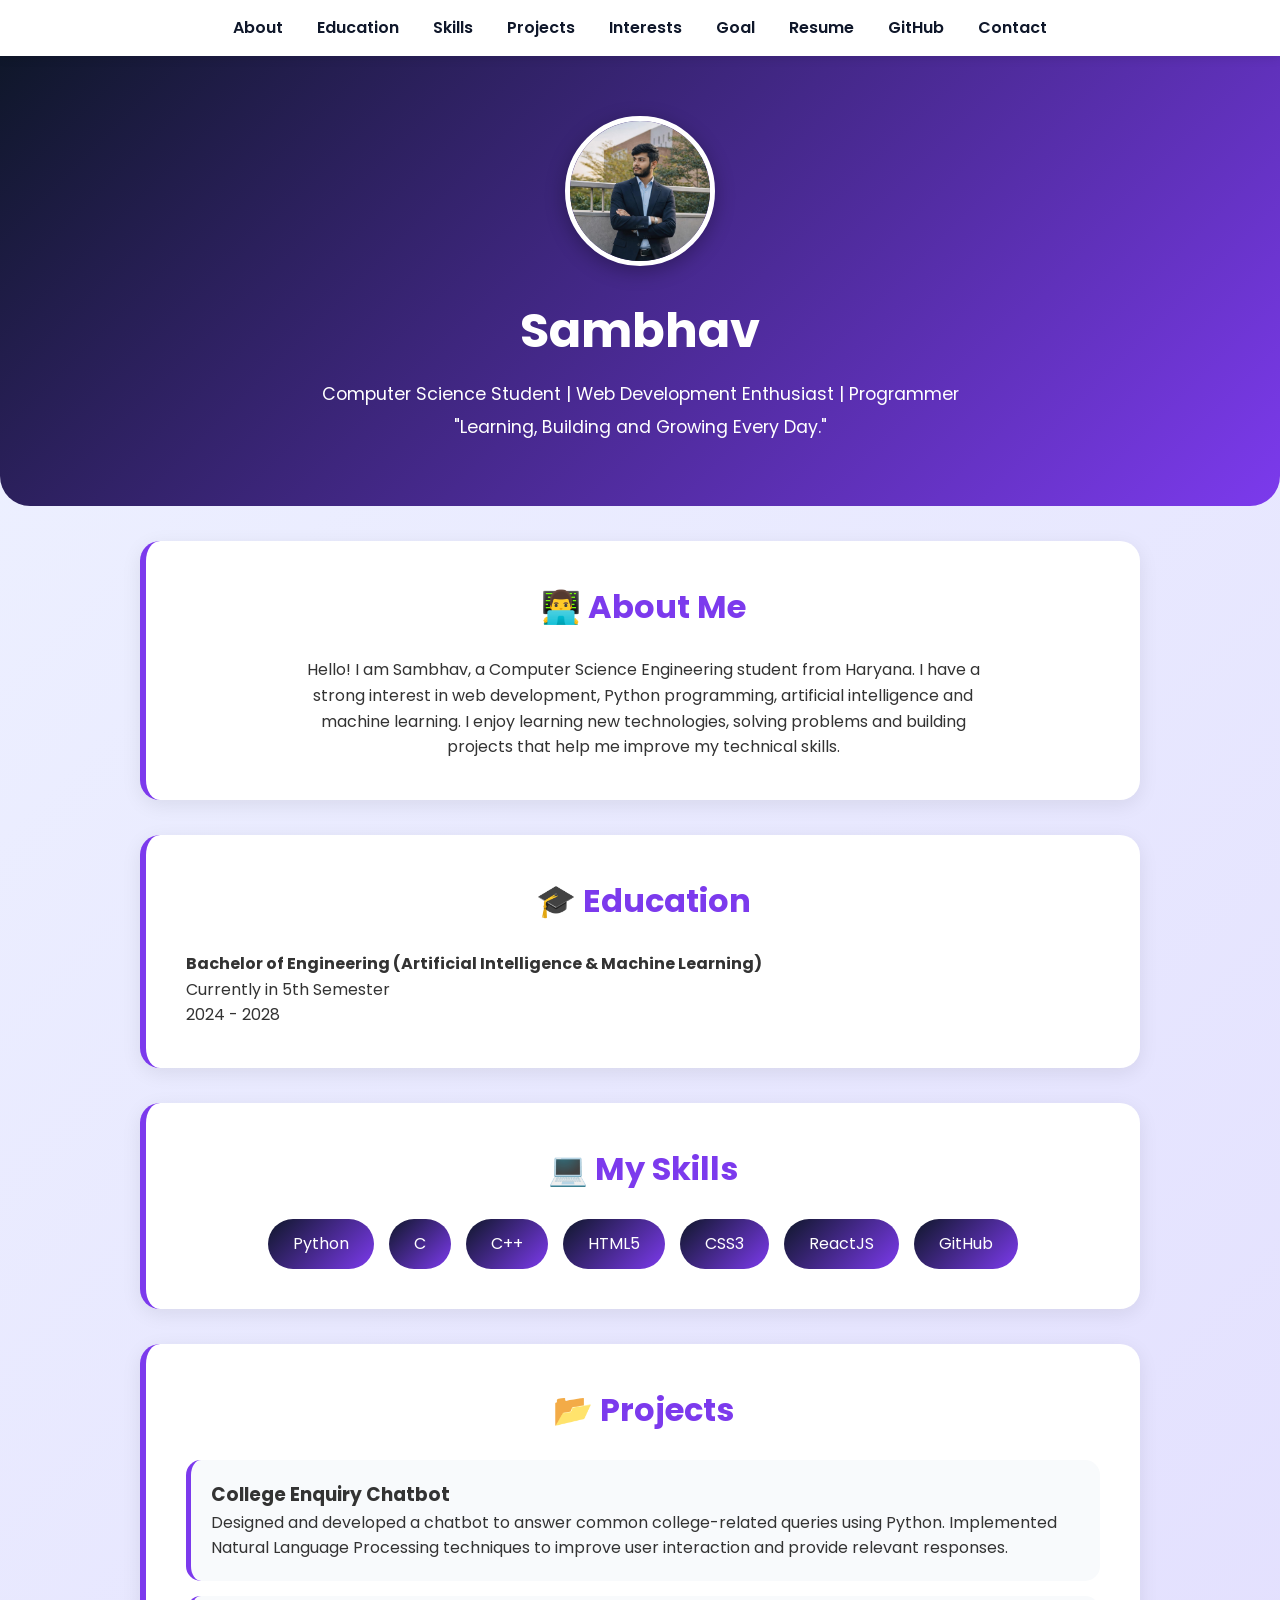
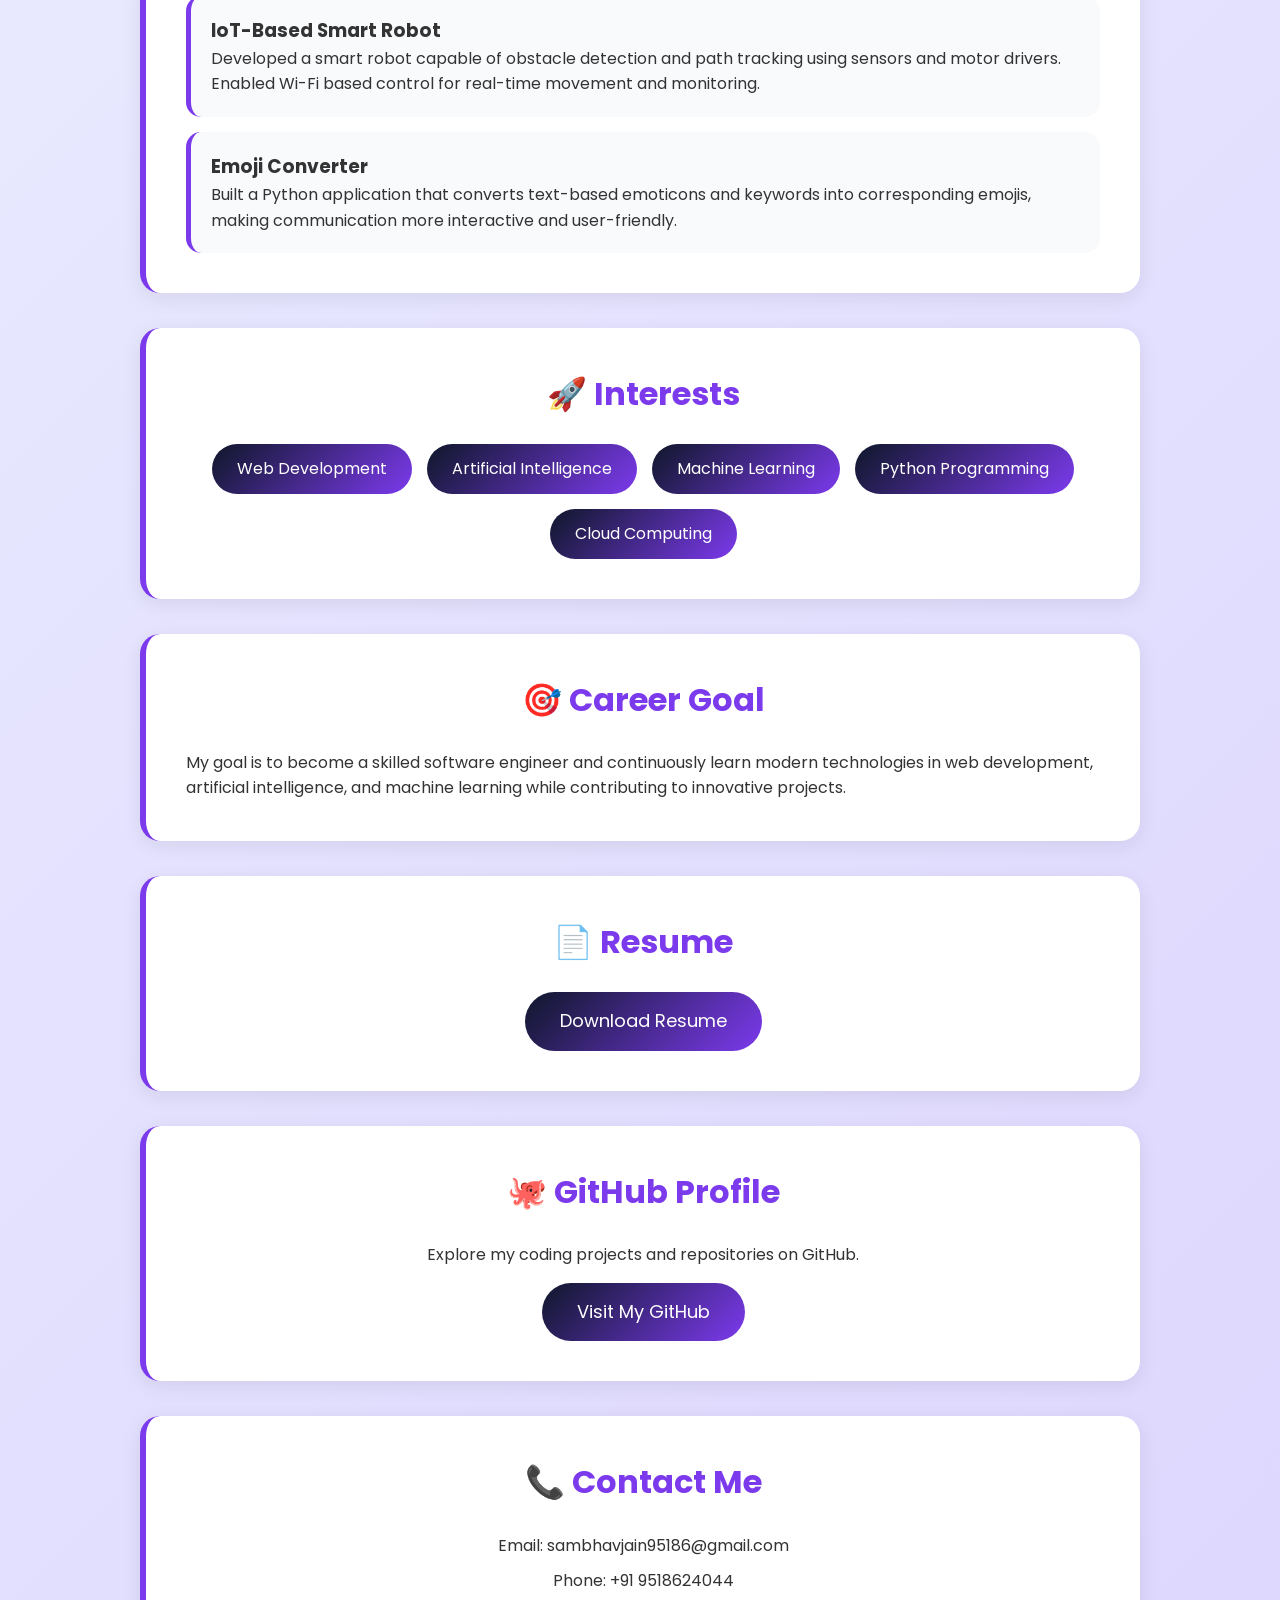
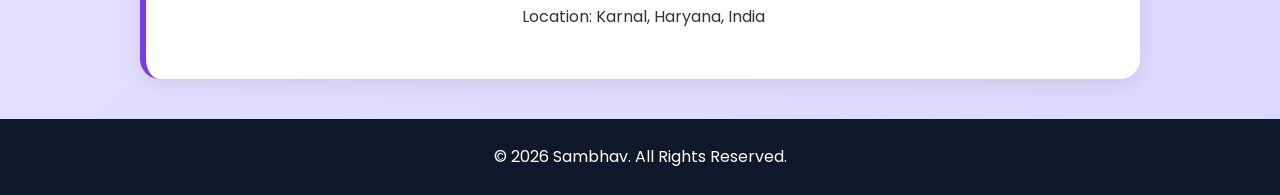
<file: Task1-Portfolio/index.html>
<!DOCTYPE html>
<html lang="en">
<head>
    <meta charset="UTF-8">
    <meta name="viewport" content="width=device-width, initial-scale=1.0">
    <title>Sambhav | Portfolio</title>
    <link rel="stylesheet" href="style.css">
</head>
<body>

    <!-- Navigation -->
    <nav>
        <a href="#about">About</a>
        <a href="#education">Education</a>
        <a href="#skills">Skills</a>
        <a href="#projects">Projects</a>
        <a href="#interests">Interests</a>
        <a href="#goal">Goal</a>
        <a href="#resume">Resume</a>
        <a href="#github">GitHub</a>
        <a href="#contact">Contact</a>
    </nav>

    <!-- Header -->
    <header>
        <img src="profile.jpeg" alt="Profile Photo">
        <h1>Sambhav</h1>
        <p>Computer Science Student | Web Development Enthusiast | Programmer</p>
        <p>"Learning, Building and Growing Every Day."</p>
    </header>

    <!-- About Section -->
    <section id="about">
        <h2>👨‍💻 About Me</h2>

        <p>
            Hello! I am Sambhav, a Computer Science Engineering student from Haryana.
            I have a strong interest in web development, Python programming,
            artificial intelligence and machine learning. I enjoy learning new
            technologies, solving problems and building projects that help me
            improve my technical skills.
        </p>
    </section>

    <!-- Education Section -->
    <section id="education">
        <h2>🎓 Education</h2>

        <p><strong>Bachelor of Engineering (Artificial Intelligence & Machine Learning)</strong></p>
        <p>Currently in 5th Semester</p>
        <p>2024 - 2028</p>
    </section>

    <!-- Skills Section -->
    <section id="skills">
        <h2>💻 My Skills</h2>

        <ul>
            <li>Python</li>
            <li>C</li>
            <li>C++</li>
            <li>HTML5</li>
            <li>CSS3</li>
            <li>ReactJS</li>
            <li>GitHub</li>
        </ul>
    </section>

    <!-- Projects Section -->
    <section id="projects">
        <h2>📂 Projects</h2>

        <div class="project">
            <h3>College Enquiry Chatbot</h3>
            <p>
                Designed and developed a chatbot to answer common college-related
                queries using Python. Implemented Natural Language Processing
                techniques to improve user interaction and provide relevant responses.
            </p>
        </div>

        <div class="project">
            <h3>IoT-Based Smart Robot</h3>
            <p>
                Developed a smart robot capable of obstacle detection and path
                tracking using sensors and motor drivers. Enabled Wi-Fi based
                control for real-time movement and monitoring.
            </p>
        </div>

        <div class="project">
            <h3>Emoji Converter</h3>
            <p>
                Built a Python application that converts text-based emoticons
                and keywords into corresponding emojis, making communication
                more interactive and user-friendly.
            </p>
        </div>
    </section>

    <!-- Interests Section -->
    <section id="interests">
        <h2>🚀 Interests</h2>

        <ul>
            <li>Web Development</li>
            <li>Artificial Intelligence</li>
            <li>Machine Learning</li>
            <li>Python Programming</li>
            <li>Cloud Computing</li>
        </ul>
    </section>

    <!-- Career Goal -->
    <section id="goal">
        <h2>🎯 Career Goal</h2>

        <p>
            My goal is to become a skilled software engineer and continuously
            learn modern technologies in web development, artificial intelligence,
            and machine learning while contributing to innovative projects.
        </p>
    </section>

    <!-- Resume Section -->
    <section id="resume">
        <h2>📄 Resume</h2>

        <a href="resume.pdf" download>
            Download Resume
        </a>
    </section>

    <!-- GitHub Section -->
    <section id="github">
        <h2>🐙 GitHub Profile</h2>

        <p>
            Explore my coding projects and repositories on GitHub.
        </p>

        <a href="https://github.com/sambhav95186-a11y" target="_blank">
            Visit My GitHub
        </a>
    </section>

    <!-- Contact Section -->
    <section id="contact">
        <h2>📞 Contact Me</h2>

        <p>Email: sambhavjain95186@gmail.com</p>
        <p>Phone: +91 9518624044</p>
        <p>Location: Karnal, Haryana, India</p>
    </section>

    <!-- Footer -->
    <footer>
        <p>&copy; 2026 Sambhav. All Rights Reserved.</p>
    </footer>

</body>
</html>
</file>
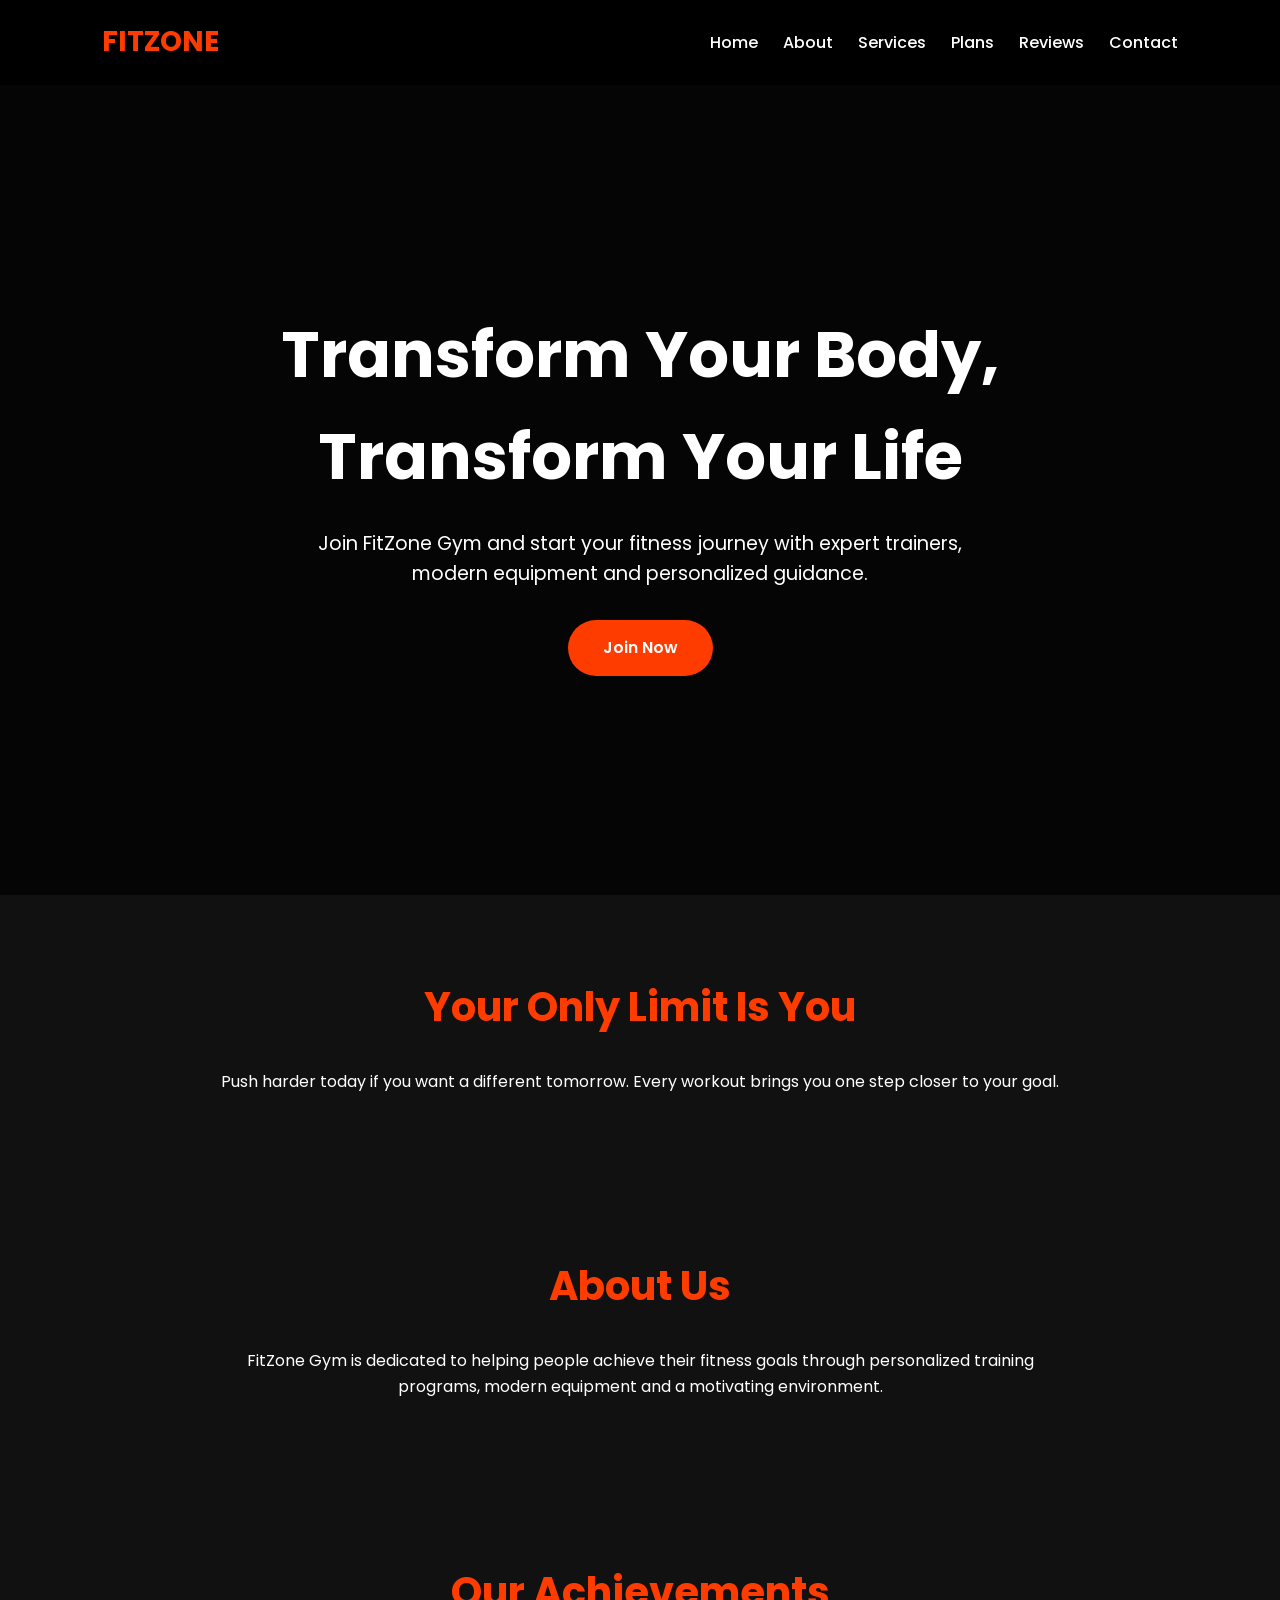
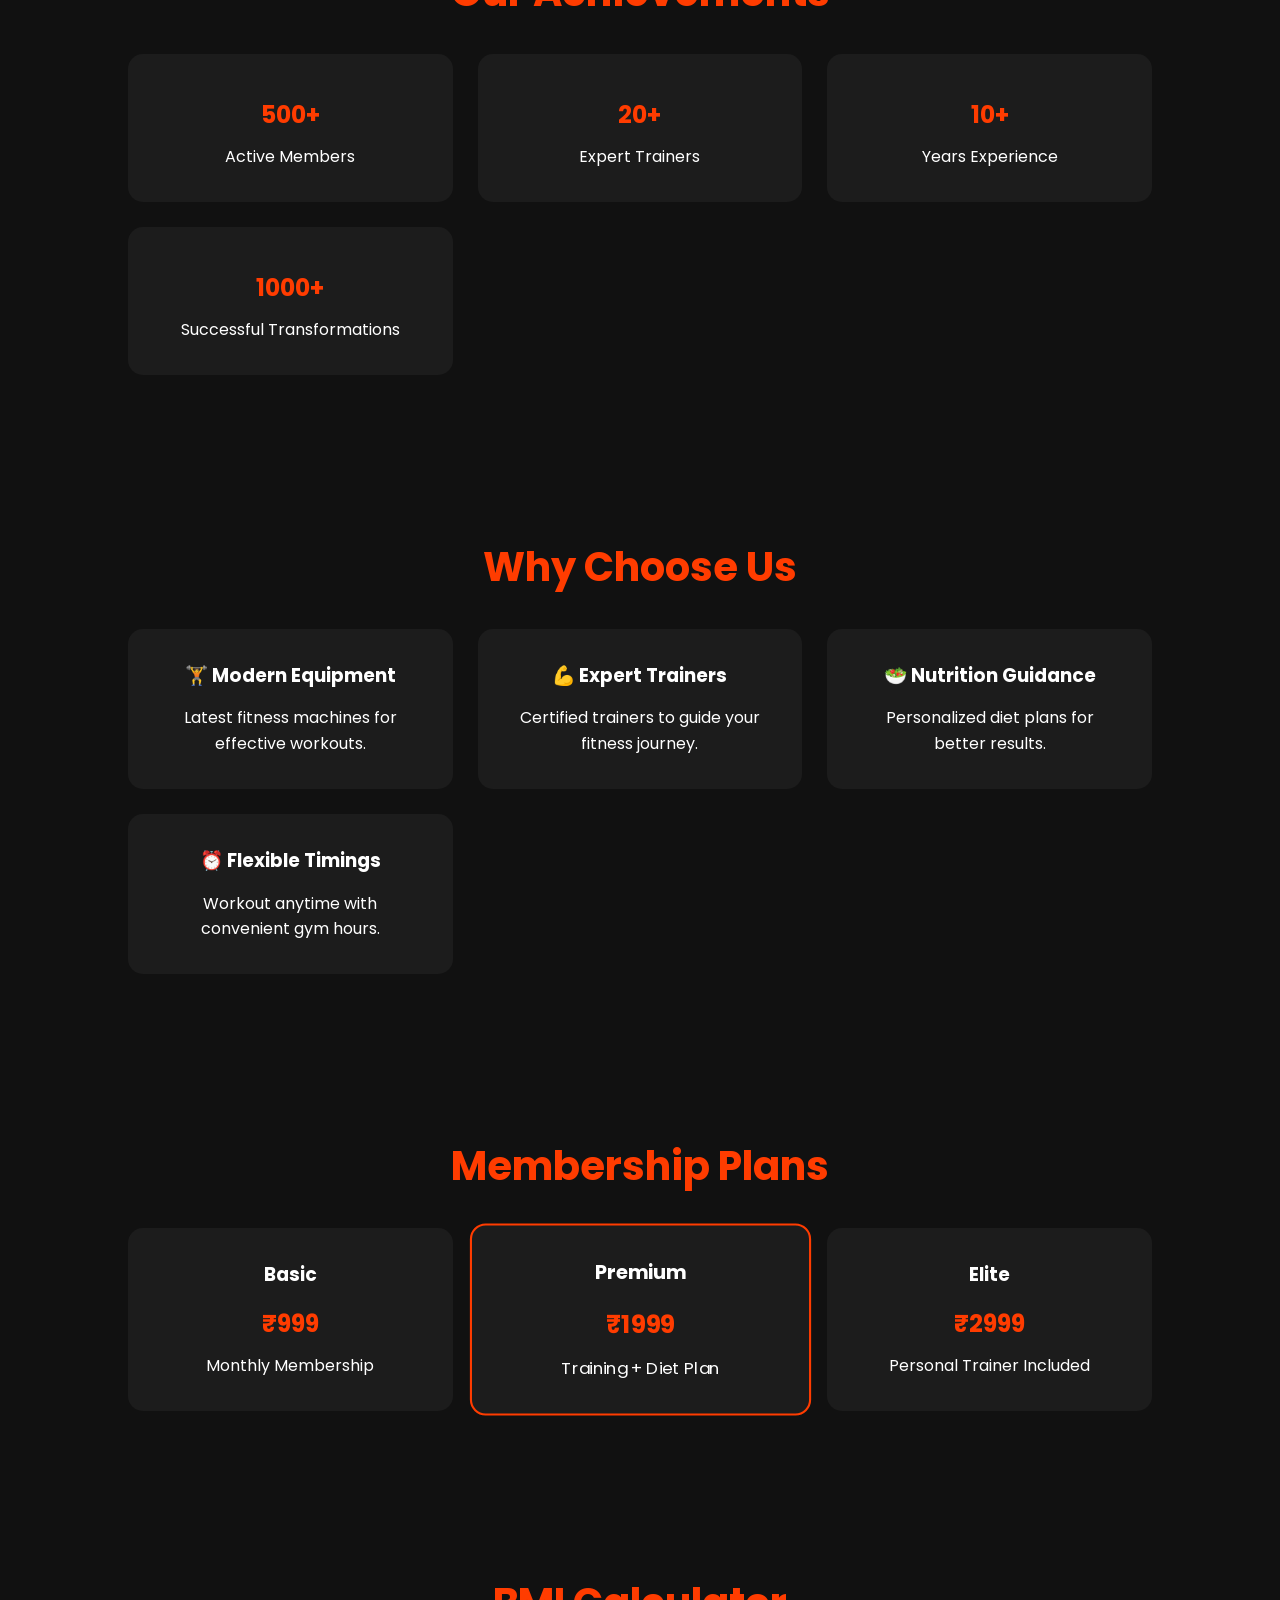
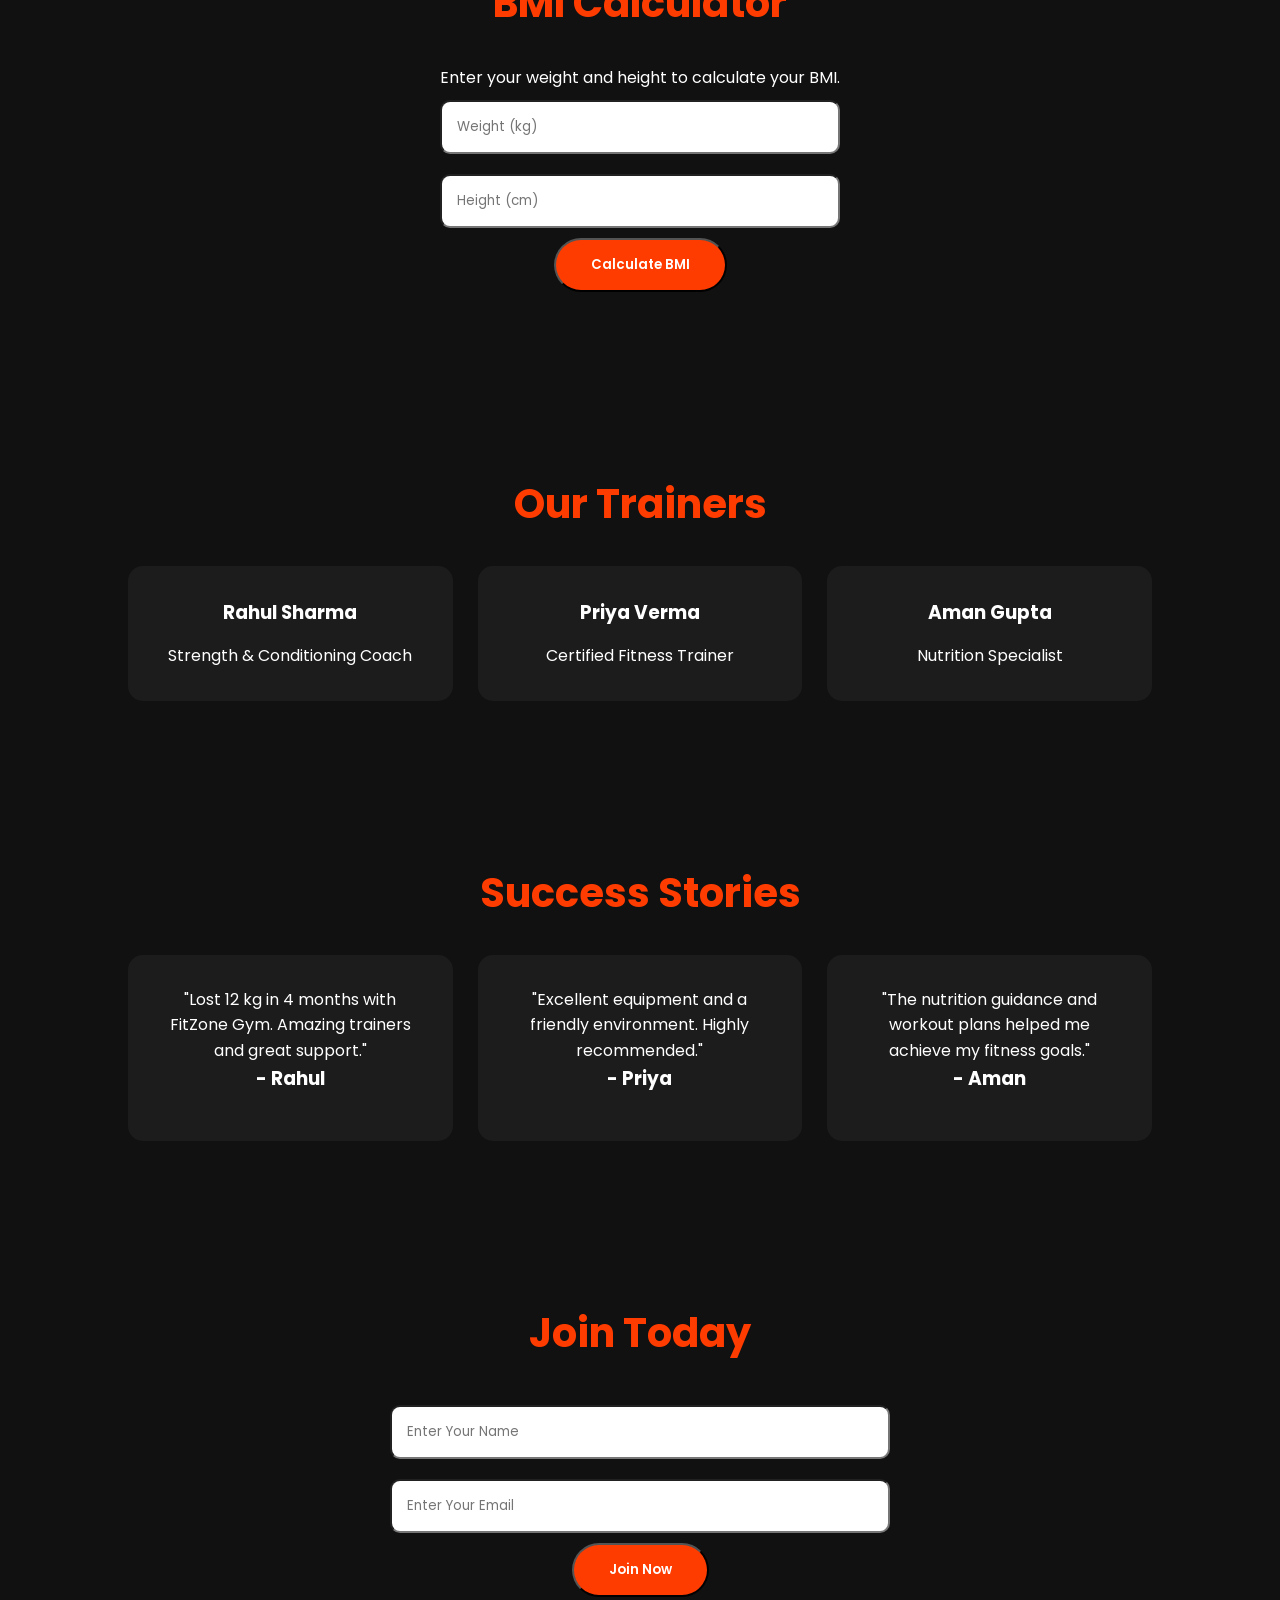
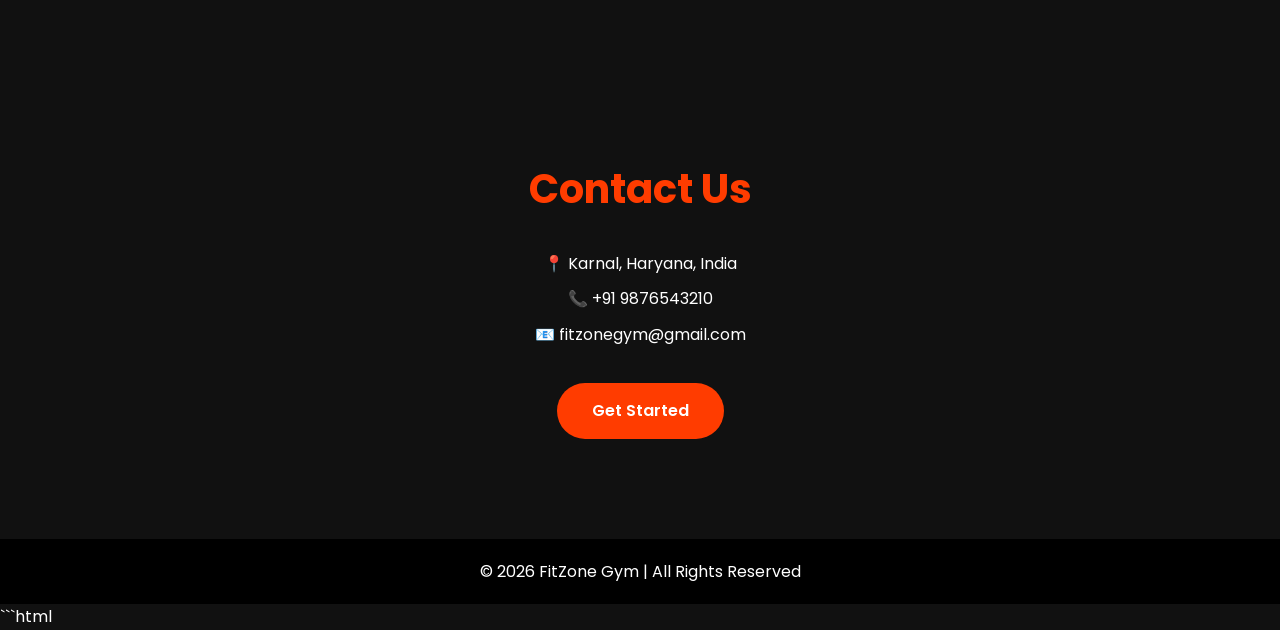
<file: Task2-LandingPage/index.html>
<!DOCTYPE html>
<html lang="en">
<head>
    <meta charset="UTF-8">
    <meta name="viewport" content="width=device-width, initial-scale=1.0">
    <title>FitZone Gym</title>
    <link rel="stylesheet" href="style.css">
</head>
<body>

    <!-- Navbar -->
    <nav>
        <div class="logo">FITZONE</div>

        <ul>
            <li><a href="#home">Home</a></li>
            <li><a href="#about">About</a></li>
            <li><a href="#services">Services</a></li>
            <li><a href="#plans">Plans</a></li>
            <li><a href="#testimonials">Reviews</a></li>
            <li><a href="#contact">Contact</a></li>
        </ul>
    </nav>

    <!-- Hero Section -->
    <section id="home" class="hero">
        <div class="hero-content">
            <h1>Transform Your Body,<br>Transform Your Life</h1>

            <p>
                Join FitZone Gym and start your fitness journey with
                expert trainers, modern equipment and personalized guidance.
            </p>

            <a href="#" class="btn">Join Now</a>
        </div>
    </section>

    <!-- Motivation -->
    <section>
        <h2>Your Only Limit Is You</h2>

        <p style="text-align:center;">
            Push harder today if you want a different tomorrow.
            Every workout brings you one step closer to your goal.
        </p>
    </section>

    <!-- About -->
    <section id="about">
        <h2>About Us</h2>

        <p style="text-align:center;">
            FitZone Gym is dedicated to helping people achieve their
            fitness goals through personalized training programs,
            modern equipment and a motivating environment.
        </p>
    </section>

    <!-- Statistics -->
    <section id="stats">
        <h2>Our Achievements</h2>

        <div class="cards">

            <div class="card">
                <h1>500+</h1>
                <p>Active Members</p>
            </div>

            <div class="card">
                <h1>20+</h1>
                <p>Expert Trainers</p>
            </div>

            <div class="card">
                <h1>10+</h1>
                <p>Years Experience</p>
            </div>

            <div class="card">
                <h1>1000+</h1>
                <p>Successful Transformations</p>
            </div>

        </div>
    </section>

    <!-- Services -->
    <section id="services">
        <h2>Why Choose Us</h2>

        <div class="cards">

            <div class="card">
                <h3>🏋 Modern Equipment</h3>
                <p>Latest fitness machines for effective workouts.</p>
            </div>

            <div class="card">
                <h3>💪 Expert Trainers</h3>
                <p>Certified trainers to guide your fitness journey.</p>
            </div>

            <div class="card">
                <h3>🥗 Nutrition Guidance</h3>
                <p>Personalized diet plans for better results.</p>
            </div>

            <div class="card">
                <h3>⏰ Flexible Timings</h3>
                <p>Workout anytime with convenient gym hours.</p>
            </div>

        </div>
    </section>

    <!-- Plans -->
    <section id="plans">
        <h2>Membership Plans</h2>

        <div class="cards">

            <div class="card">
                <h3>Basic</h3>
                <h1>₹999</h1>
                <p>Monthly Membership</p>
            </div>

            <div class="card featured">
                <h3>Premium</h3>
                <h1>₹1999</h1>
                <p>Training + Diet Plan</p>
            </div>

            <div class="card">
                <h3>Elite</h3>
                <h1>₹2999</h1>
                <p>Personal Trainer Included</p>
            </div>

        </div>
    </section>

<!-- BMI Calculator -->
<section id="bmi">
    <h2>BMI Calculator</h2>

    <p style="text-align:center;">
        Enter your weight and height to calculate your BMI.
    </p>

    <div style="max-width:400px; margin:auto; text-align:center;">

        <input type="number"
               id="weight"
               placeholder="Weight (kg)"
               style="width:100%; padding:15px; margin:10px 0; border-radius:10px;">

        <input type="number"
               id="height"
               placeholder="Height (cm)"
               style="width:100%; padding:15px; margin:10px 0; border-radius:10px;">

        <button class="btn" onclick="calculateBMI()">
            Calculate BMI
        </button>

        <h3 id="result" style="margin-top:20px;"></h3>

    </div>
</section>


    <!-- Trainers -->
    <section id="trainers">
        <h2>Our Trainers</h2>

        <div class="cards">

            <div class="card">
                <h3>Rahul Sharma</h3>
                <p>Strength & Conditioning Coach</p>
            </div>

            <div class="card">
                <h3>Priya Verma</h3>
                <p>Certified Fitness Trainer</p>
            </div>

            <div class="card">
                <h3>Aman Gupta</h3>
                <p>Nutrition Specialist</p>
            </div>

        </div>
    </section>

    <!-- Testimonials -->
    <section id="testimonials">
        <h2>Success Stories</h2>

        <div class="cards">

            <div class="card">
                <p>
                    "Lost 12 kg in 4 months with FitZone Gym.
                    Amazing trainers and great support."
                </p>
                <h3>- Rahul</h3>
            </div>

            <div class="card">
                <p>
                    "Excellent equipment and a friendly environment.
                    Highly recommended."
                </p>
                <h3>- Priya</h3>
            </div>

            <div class="card">
                <p>
                    "The nutrition guidance and workout plans helped
                    me achieve my fitness goals."
                </p>
                <h3>- Aman</h3>
            </div>

        </div>
    </section>

    <!-- Join Form -->
    <section>
        <h2>Join Today</h2>

        <div style="max-width:500px; margin:auto;">

            <input type="text" placeholder="Enter Your Name"
            style="width:100%; padding:15px; margin:10px 0; border-radius:10px;">

            <input type="email" placeholder="Enter Your Email"
            style="width:100%; padding:15px; margin:10px 0; border-radius:10px;">

            <div style="text-align:center;">
                <button class="btn">Join Now</button>
            </div>

        </div>
    </section>

    <!-- Contact -->
    <section id="contact">
        <h2>Contact Us</h2>

        <p>📍 Karnal, Haryana, India</p>
        <p>📞 +91 9876543210</p>
        <p>📧 fitzonegym@gmail.com</p>

        <br>

        <a href="#" class="btn">Get Started</a>
    </section>

    <!-- Footer -->
    <footer>
        <p>© 2026 FitZone Gym | All Rights Reserved</p>
    </footer>

    ```html
<script>

function calculateBMI(){

    let weight =
        document.getElementById("weight").value;

    let height =
        document.getElementById("height").value / 100;

    if(weight === "" || height === 0){
        document.getElementById("result").innerHTML =
        "Please enter valid values";
        return;
    }

    let bmi = weight / (height * height);

    let category = "";

    if(bmi < 18.5){
        category = "Underweight";
    }
    else if(bmi < 25){
        category = "Normal Weight";
    }
    else if(bmi < 30){
        category = "Overweight";
    }
    else{
        category = "Obese";
    }

    document.getElementById("result").innerHTML =
        "Your BMI is " +
        bmi.toFixed(2) +
        " (" + category + ")";
}

</script>
</body>
</html>
</file>
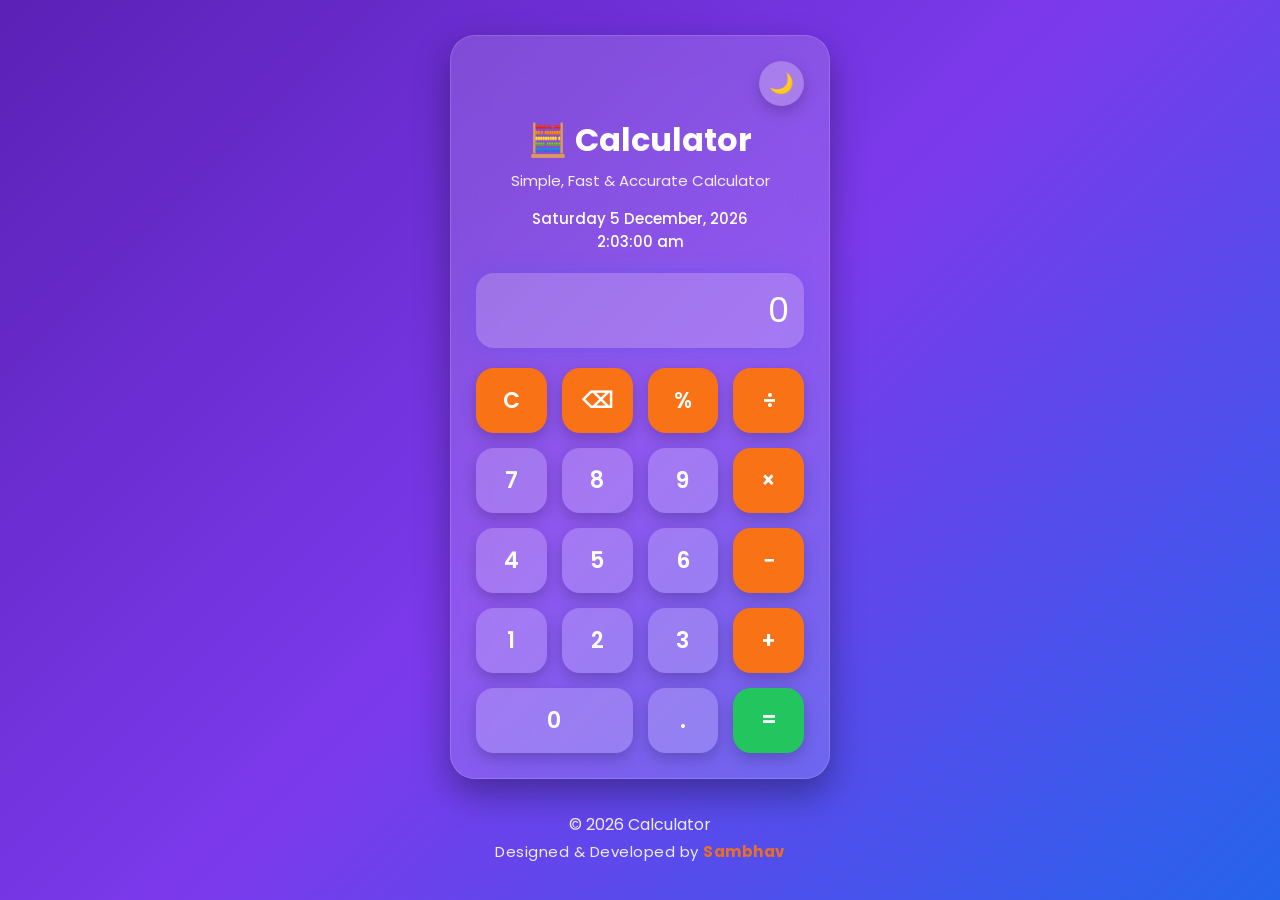
<file: Task3-Calculator/index.html>
<!DOCTYPE html>
<html lang="en">
<head>
    <meta charset="UTF-8">
    <meta name="viewport" content="width=device-width, initial-scale=1.0">
    <title>Modern Calculator</title>
    <link rel="stylesheet" href="style.css">
</head>
<body>

    <div class="container">

        <div class="calculator">

            <!-- Theme Toggle -->
            <div class="top-bar">
                <button id="themeBtn" onclick="toggleTheme()">🌙</button>
            </div>

            <!-- Heading -->
            <h2>🧮 Calculator</h2>

            <p class="welcome">
                Simple, Fast & Accurate Calculator
            </p>

            <!-- Date & Time -->
            <div id="datetime"></div>

            <!-- Display -->
            <input type="text" id="display" placeholder="0" readonly>

            <!-- Buttons -->
            <div class="buttons">

                <button class="operator" onclick="clearDisplay()">C</button>
                <button class="operator" onclick="deleteLast()">⌫</button>
                <button class="operator" onclick="appendValue('%')">%</button>
                <button class="operator" onclick="appendValue('/')">÷</button>

                <button onclick="appendValue('7')">7</button>
                <button onclick="appendValue('8')">8</button>
                <button onclick="appendValue('9')">9</button>
                <button class="operator" onclick="appendValue('*')">×</button>

                <button onclick="appendValue('4')">4</button>
                <button onclick="appendValue('5')">5</button>
                <button onclick="appendValue('6')">6</button>
                <button class="operator" onclick="appendValue('-')">−</button>

                <button onclick="appendValue('1')">1</button>
                <button onclick="appendValue('2')">2</button>
                <button onclick="appendValue('3')">3</button>
                <button class="operator" onclick="appendValue('+')">+</button>

                <button class="zero" onclick="appendValue('0')">0</button>
                <button onclick="appendValue('.')">.</button>
                <button class="equal" onclick="calculate()">=</button>

            </div>

        </div>

    </div>

    <!-- Footer -->
    <footer>
        <p>© 2026 Calculator</p>
        <p class="creator">
            Designed & Developed by <strong>Sambhav</strong>
        </p>
    </footer>

    <script src="script.js"></script>

</body>
</html>
</file>
<file: Task1-Portfolio/style.css>
@import url('https://fonts.googleapis.com/css2?family=Poppins:wght@300;400;500;600;700&display=swap');

*{
    margin:0;
    padding:0;
    box-sizing:border-box;
    font-family:'Poppins',sans-serif;
}

html{
    scroll-behavior:smooth;
}

body{
    background:linear-gradient(135deg,#eef2ff,#ddd6fe);
    color:#333;
    line-height:1.6;
}

/* Navigation */
nav{
    background:white;
    padding:15px;
    text-align:center;
    position:sticky;
    top:0;
    z-index:1000;
    box-shadow:0 2px 10px rgba(0,0,0,0.1);
}

nav a{
    text-decoration:none;
    color:#0f172a;
    margin:0 15px;
    font-weight:600;
    transition:0.3s;
}

nav a:hover{
    color:#7c3aed;
}

/* Header */
header{
    background:linear-gradient(135deg,#0f172a,#7c3aed);
    color:white;
    text-align:center;
    padding:60px 20px;
    border-bottom-left-radius:30px;
    border-bottom-right-radius:30px;
}

header img{
    width:150px;
    height:150px;
    border-radius:50%;
    object-fit:cover;
    border:5px solid white;
    margin-bottom:20px;
    box-shadow:0 5px 20px rgba(0,0,0,0.3);
}

header h1{
    font-size:3rem;
    margin-bottom:10px;
}

header p{
    font-size:1.1rem;
    margin:5px 0;
}

/* Sections */
section{
    width:90%;
    max-width:1000px;
    margin:35px auto;
    padding:40px;
    background:white;
    border-radius:20px;
    border-left:6px solid #7c3aed;
    box-shadow:0 5px 20px rgba(0,0,0,0.08);
    transition:0.3s;
}

section:hover{
    transform:translateY(-5px);
}

h2{
    text-align:center;
    color:#7c3aed;
    margin-bottom:25px;
    font-size:2rem;
}

/* About */
#about{
    text-align:center;
}

#about p{
    max-width:700px;
    margin:auto;
}

/* Skills & Interests */
#skills ul,
#interests ul{
    list-style:none;
    display:flex;
    justify-content:center;
    flex-wrap:wrap;
    gap:15px;
}

#skills li,
#interests li{
    background:linear-gradient(135deg,#0f172a,#7c3aed);
    color:white;
    padding:12px 25px;
    border-radius:30px;
    transition:0.3s;
}

#skills li:hover,
#interests li:hover{
    transform:translateY(-5px);
}

/* Projects */
.project{
    background:#f8fafc;
    padding:20px;
    border-radius:15px;
    border-left:5px solid #7c3aed;
    margin-top:15px;
}

/* Resume Button */
#resume{
    text-align:center;
}

#resume a{
    display:inline-block;
    padding:15px 35px;
    background:linear-gradient(135deg,#0f172a,#7c3aed);
    color:white;
    text-decoration:none;
    border-radius:30px;
    font-size:18px;
    transition:0.3s;
}

#resume a:hover{
    transform:scale(1.05);
}

/* GitHub */
#github{
    text-align:center;
}

#github a{
    display:inline-block;
    margin-top:15px;
    padding:15px 35px;
    background:linear-gradient(135deg,#0f172a,#7c3aed);
    color:white;
    text-decoration:none;
    border-radius:30px;
    font-size:18px;
    transition:0.3s;
}

#github a:hover{
    transform:scale(1.05);
}

/* Contact */
#contact{
    text-align:center;
}

#contact p{
    margin:10px 0;
}

/* Footer */
footer{
    background:#0f172a;
    color:white;
    text-align:center;
    padding:25px;
    margin-top:40px;
}

/* Scrollbar */
::-webkit-scrollbar{
    width:10px;
}

::-webkit-scrollbar-thumb{
    background:#7c3aed;
    border-radius:10px;
}

/* Mobile Responsive */
@media(max-width:768px){

    nav a{
        display:inline-block;
        margin:8px;
    }

    header h1{
        font-size:2rem;
    }

    header img{
        width:120px;
        height:120px;
    }

    section{
        width:95%;
        padding:25px;
    }

    h2{
        font-size:1.5rem;
    }
}
</file>
<file: Task2-LandingPage/style.css>
@import url('https://fonts.googleapis.com/css2?family=Poppins:wght@300;400;500;600;700&display=swap');

*{
    margin:0;
    padding:0;
    box-sizing:border-box;
    font-family:'Poppins',sans-serif;
}

html{
    scroll-behavior:smooth;
}

body{
    background:#111;
    color:white;
    line-height:1.6;
}

/* Navbar */
nav{
    display:flex;
    justify-content:space-between;
    align-items:center;
    padding:20px 8%;
    background:#000;
    position:sticky;
    top:0;
    z-index:1000;
}

.logo{
    font-size:28px;
    font-weight:700;
    color:#ff3c00;
}

nav ul{
    list-style:none;
    display:flex;
}

nav ul li{
    margin-left:25px;
}

nav ul li a{
    text-decoration:none;
    color:white;
    font-weight:500;
    transition:0.3s;
}

nav ul li a:hover{
    color:#ff3c00;
}

/* Hero Section */
.hero{
    height:90vh;
    display:flex;
    justify-content:center;
    align-items:center;
    text-align:center;
    background:linear-gradient(
        rgba(0,0,0,0.7),
        rgba(0,0,0,0.7)
    ),
    url('https://images.unsplash.com/photo-1534438327276-14e5300c3a48?auto=format&fit=crop&w=1400&q=80');
    background-size:cover;
    background-position:center;
}

.hero-content h1{
    font-size:4rem;
    margin-bottom:20px;
}

.hero-content p{
    font-size:1.2rem;
    max-width:700px;
    margin:auto;
    margin-bottom:30px;
}

/* Button */
.btn{
    display:inline-block;
    padding:15px 35px;
    background:#ff3c00;
    color:white;
    text-decoration:none;
    border-radius:30px;
    transition:0.3s;
    font-weight:600;
}

.btn:hover{
    background:#ff5722;
    transform:scale(1.05);
}

/* Sections */
section{
    padding:80px 10%;
}

section h2{
    text-align:center;
    font-size:2.5rem;
    margin-bottom:30px;
    color:#ff3c00;
}

#about p{
    text-align:center;
    max-width:800px;
    margin:auto;
}

/* Cards */
.cards{
    display:grid;
    grid-template-columns:repeat(auto-fit,minmax(250px,1fr));
    gap:25px;
    margin-top:30px;
}

.card{
    background:#1c1c1c;
    padding:30px;
    border-radius:15px;
    text-align:center;
    transition:0.3s;
    border:2px solid transparent;
}

.card:hover{
    transform:translateY(-10px);
    border-color:#ff3c00;
}

.card h3{
    margin-bottom:15px;
}

.card h1{
    color:#ff3c00;
    margin:10px 0;
}

/* Featured Plan */
.featured{
    border:2px solid #ff3c00;
    transform:scale(1.05);
}

/* Contact */
#contact{
    text-align:center;
}

#contact p{
    margin:10px 0;
}

/* Footer */
footer{
    background:#000;
    text-align:center;
    padding:20px;
    margin-top:20px;
}

/* Scrollbar */
::-webkit-scrollbar{
    width:10px;
}

::-webkit-scrollbar-thumb{
    background:#ff3c00;
    border-radius:10px;
}

/* Mobile Responsive */
@media(max-width:768px){

    nav{
        flex-direction:column;
    }

    nav ul{
        margin-top:15px;
        flex-wrap:wrap;
        justify-content:center;
    }

    nav ul li{
        margin:10px;
    }

    .hero-content h1{
        font-size:2.5rem;
    }

    .hero-content p{
        font-size:1rem;
    }

    section h2{
        font-size:2rem;
    }
}
</file>
<file: Task3-Calculator/style.css>
@import url('https://fonts.googleapis.com/css2?family=Poppins:wght@300;400;500;600;700&display=swap');

*{
    margin:0;
    padding:0;
    box-sizing:border-box;
    font-family:'Poppins',sans-serif;
}

body{
    display:flex;
    flex-direction:column;
    justify-content:center;
    align-items:center;
    min-height:100vh;
    background:linear-gradient(135deg,#5b21b6,#7c3aed,#2563eb);
    transition:0.4s ease;
}

/* ---------- Light Theme ---------- */

body.light{
    background:linear-gradient(135deg,#e0f2fe,#ffffff,#dbeafe);
}

.container{
    display:flex;
    justify-content:center;
    align-items:center;
}

/* ---------- Calculator ---------- */

.calculator{
    width:380px;
    padding:25px;
    border-radius:25px;
    background:rgba(255,255,255,0.15);
    backdrop-filter:blur(18px);
    border:1px solid rgba(255,255,255,0.15);
    box-shadow:0 15px 35px rgba(0,0,0,.35);

    animation:
        fadeIn .8s ease,
        floating 2s ease-in-out infinite;
}

body.light .calculator{
    background:rgba(255,255,255,.95);
    box-shadow:0 15px 35px rgba(0,0,0,.15);
}

/* ---------- Theme Button ---------- */

.top-bar{
    display:flex;
    justify-content:flex-end;
    margin-bottom:10px;
}

#themeBtn{
    width:45px;
    height:45px;
    border:none;
    border-radius:50%;
    cursor:pointer;
    font-size:20px;
    background:rgba(255,255,255,.25);
    color:white;
    transition:.4s;
}

#themeBtn:hover{
    transform:rotate(180deg) scale(1.1);
}

body.light #themeBtn{
    background:#dbeafe;
    color:#222;
}

/* ---------- Heading ---------- */

.calculator h2{
    text-align:center;
    color:white;
    font-size:32px;
    margin-bottom:5px;
}

body.light h2{
    color:#222;
}

.welcome{
    text-align:center;
    color:white;
    font-size:15px;
    margin-bottom:15px;
    opacity:.9;
}

body.light .welcome{
    color:#444;
}

/* ---------- Date Time ---------- */

#datetime{
    text-align:center;
    color:white;
    margin-bottom:20px;
    font-size:15px;
    font-weight:500;
}

body.light #datetime{
    color:#333;
}

/* ---------- Display ---------- */

#display{
    width:100%;
    height:75px;
    border:none;
    outline:none;
    border-radius:18px;
    padding:15px;
    margin-bottom:20px;
    text-align:right;
    font-size:34px;
    background:rgba(255,255,255,.2);
    color:white;

    box-shadow:
        0 0 10px rgba(147,51,234,.4),
        0 0 20px rgba(59,130,246,.3);

    animation:displayGlow 2.5s ease-in-out infinite alternate;
}

#display::placeholder{
    color:white;
}

body.light #display{
    background:#f3f4f6;
    color:#111;

    box-shadow:
        0 0 10px rgba(147,51,234,.15),
        0 0 20px rgba(59,130,246,.12);
}

body.light #display::placeholder{
    color:#666;
}

/* ---------- Buttons ---------- */

.buttons{
    display:grid;
    grid-template-columns:repeat(4,1fr);
    gap:15px;
}

button{
    height:65px;
    border:none;
    border-radius:18px;
    font-size:22px;
    font-weight:600;
    cursor:pointer;
    background:rgba(255,255,255,.2);
    color:white;
    transition:.3s;
    box-shadow:0 6px 15px rgba(0,0,0,.2);
}

button:hover{
    transform:translateY(-4px) scale(1.05);
    background:rgba(255,255,255,.35);
    box-shadow:0 10px 25px rgba(0,0,0,.35);
}

button:active{
    transform:scale(.92);
}

.operator{
    background:#f97316;
    color:white;
}

.operator:hover{
    background:#ea580c;
}

.equal{
    background:#22c55e;
    color:white;
}

.equal:hover{
    background:#16a34a;
}

.zero{
    grid-column:span 2;
}

body.light button{
    background:#e5e7eb;
    color:#111;
}

body.light button:hover{
    background:#d1d5db;
}

body.light .operator,
body.light .equal{
    color:white;
}

/* ===========================
   Footer
=========================== */

footer{
    margin-top:30px;
    text-align:center;
    color:white;
    opacity:.9;
}

footer p{
    margin:3px 0;
}

.creator{
    font-size:15px;
    letter-spacing:.5px;
}

footer strong{
    color:#f97316;
}

body.light footer{
    color:#222;
}

body.light footer strong{
    color:#ea580c;
}

/* ===========================
   Floating Animation
=========================== */

@keyframes floating{

    0%{
        transform:translateY(0px);
    }

    50%{
        transform:translateY(-6px);
    }

    100%{
        transform:translateY(0px);
    }

}

/* ===========================
   Fade In Animation
=========================== */

@keyframes fadeIn{

    from{
        opacity:0;
        transform:translateY(35px);
    }

    to{
        opacity:1;
        transform:translateY(0);
    }

}

/* ===========================
   Display Glow Animation
=========================== */

@keyframes displayGlow{

    from{

        box-shadow:
        0 0 10px rgba(147,51,234,.4),
        0 0 20px rgba(59,130,246,.3);

    }

    to{

        box-shadow:
        0 0 22px rgba(147,51,234,.8),
        0 0 45px rgba(59,130,246,.7);

    }

}

/* ===========================
   Smooth Hover Animation
=========================== */

/* ===========================
   Mobile Responsive
=========================== */

@media(max-width:768px){

    .calculator{

        width:95%;
        padding:22px;

    }

    #display{

        font-size:30px;
        height:70px;

    }

    button{

        height:60px;
        font-size:20px;

    }

    .calculator h2{

        font-size:28px;

    }

    .welcome{

        font-size:14px;

    }

}

@media(max-width:480px){

    .calculator{

        width:96%;
        padding:18px;

    }

    button{

        height:55px;
        font-size:18px;

    }

    #display{

        height:65px;
        font-size:26px;

    }

    #themeBtn{

        width:40px;
        height:40px;
        font-size:18px;

    }

    #datetime{

        font-size:13px;

    }

    footer{

        font-size:13px;

    }

}

/* ===========================
   Scroll Smooth
=========================== */

html{

    scroll-behavior:smooth;

}
</file>
